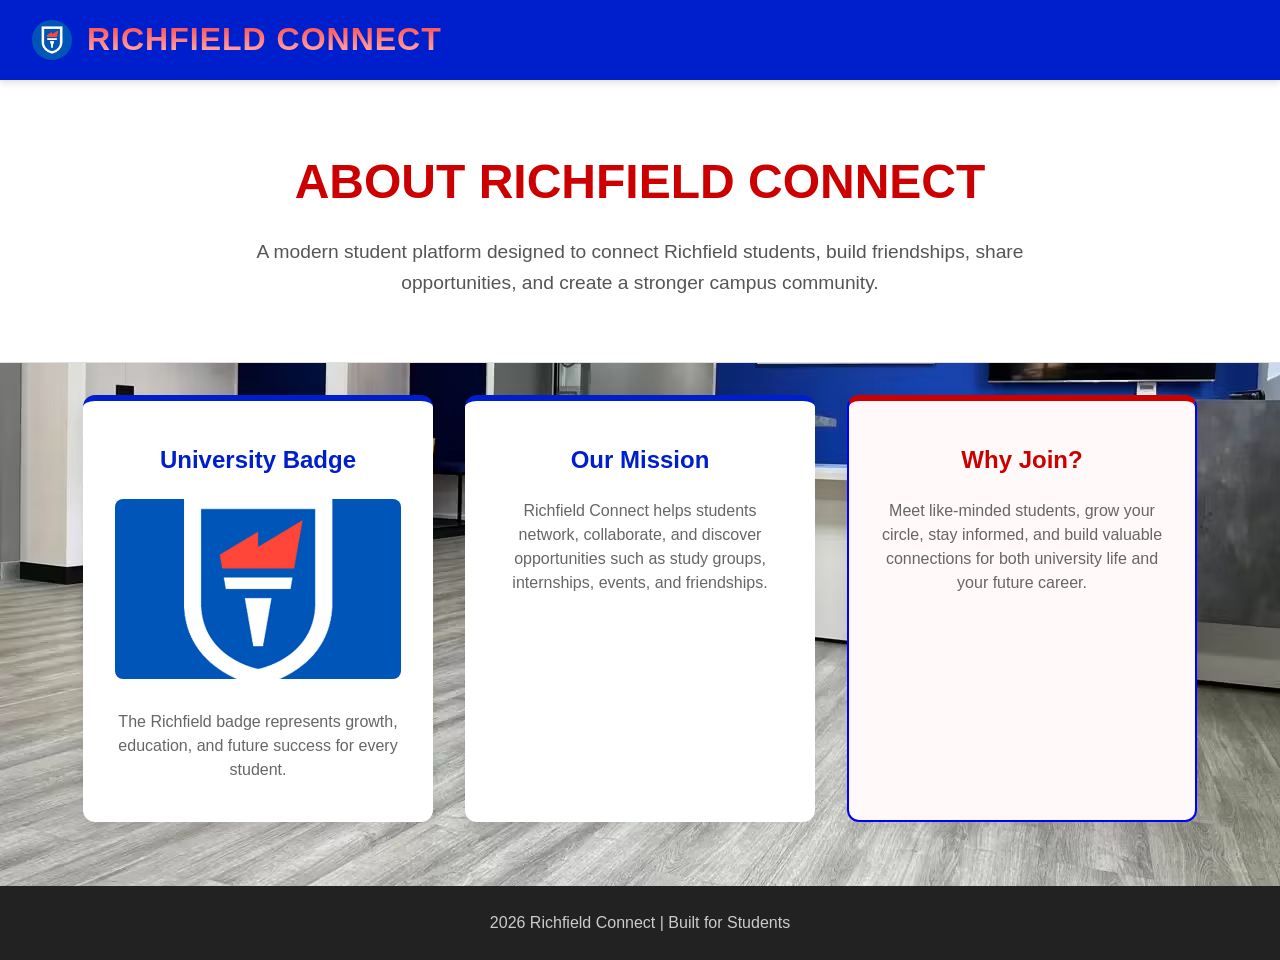
<file: html-scripts/About.html>
<!DOCTYPE html>
<html lang="en">
<head>
    <meta charset="UTF-8">
    <meta name="viewport" content="width=device-width, initial-scale=1.0">
    <title>About - Richfield Connect</title>
    <link rel="stylesheet" href="/style.css">
</head>

<body>

    <!-- Navbar -->
    <nav class="navbar">
        <div class="navbar__container">
            <h1 id="navbar__logo">
                <img src="/images/Image1.jpg" alt="school badge" id="school__badge">
                Richfield Connect
            </h1>
        </div>
    </nav>

    <!-- Hero Section -->
    <section class="about_hero">
        <h1>About Richfield Connect</h1>
        <p>
            A modern student platform designed to connect Richfield students,
            build friendships, share opportunities, and create a stronger campus community.
        </p>
    </section>

    <!-- About Cards -->
    <section class="about_container">

        <!-- Badge -->
        <div class="about_card">
            <h2>University Badge </h2>
            <img src="/images/Image1.jpg" alt="school badge" class="about_image">
            <p>
                The Richfield badge represents growth, education,
                and future success for every student.
            </p>
        </div>

        <!-- Mission -->
        <div class="about_card">
            <h2>Our Mission </h2>
            <p>
                Richfield Connect helps students network, collaborate,
                and discover opportunities such as study groups,
                internships, events, and friendships.
            </p>
        </div>

        <div class="about_card highlight">
            <h2>Why Join? </h2>
            <p>
                Meet like-minded students, grow your circle,
                stay informed, and build valuable connections
                for both university life and your future career.
            </p>
        </div>

    </section>

    <footer class="footer">
        <p> 2026 Richfield Connect | Built for Students</p>
    </footer>

</body>
</html>
</file>
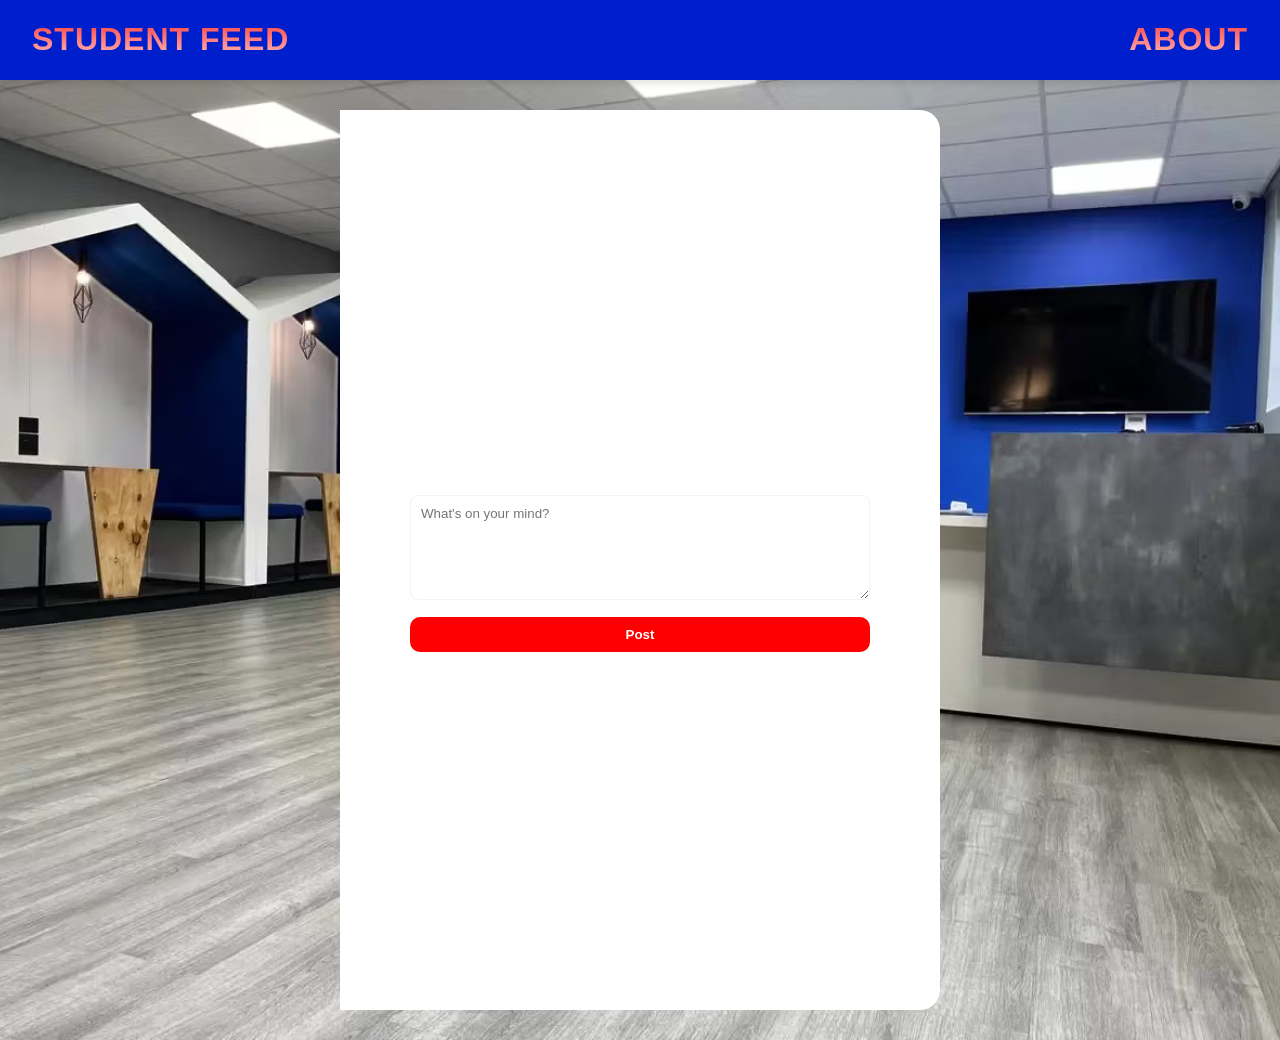
<file: html-scripts/feed.html>
<!DOCTYPE html>
<html lang="en">
<head>
    <meta charset="UTF-8">
    <meta name="viewport" content="width=device-width, initial-scale=1.0">
    <title>Student Feed</title>
    <link rel="stylesheet" href="/style.css">
</head>
<body>
    <nav class="navbar">
        <div class="navbar__container">
            <h1 id="navbar__logo">Student Feed</h1>
            <h1 id="navbar__logo"><a href="About.html">About</a></h1>
        </div>
    </nav>
    <div class="wrapper">
        <div class="post_box">
            <textarea id="postInput" placeholder="What's on your mind?"></textarea>
            <button id="postBtn">Post</button>
        </div>
        <div id="feed"></div>
    </div>
    <script src="javascripts/feed.js"></script>
</body>
</html>
</file>
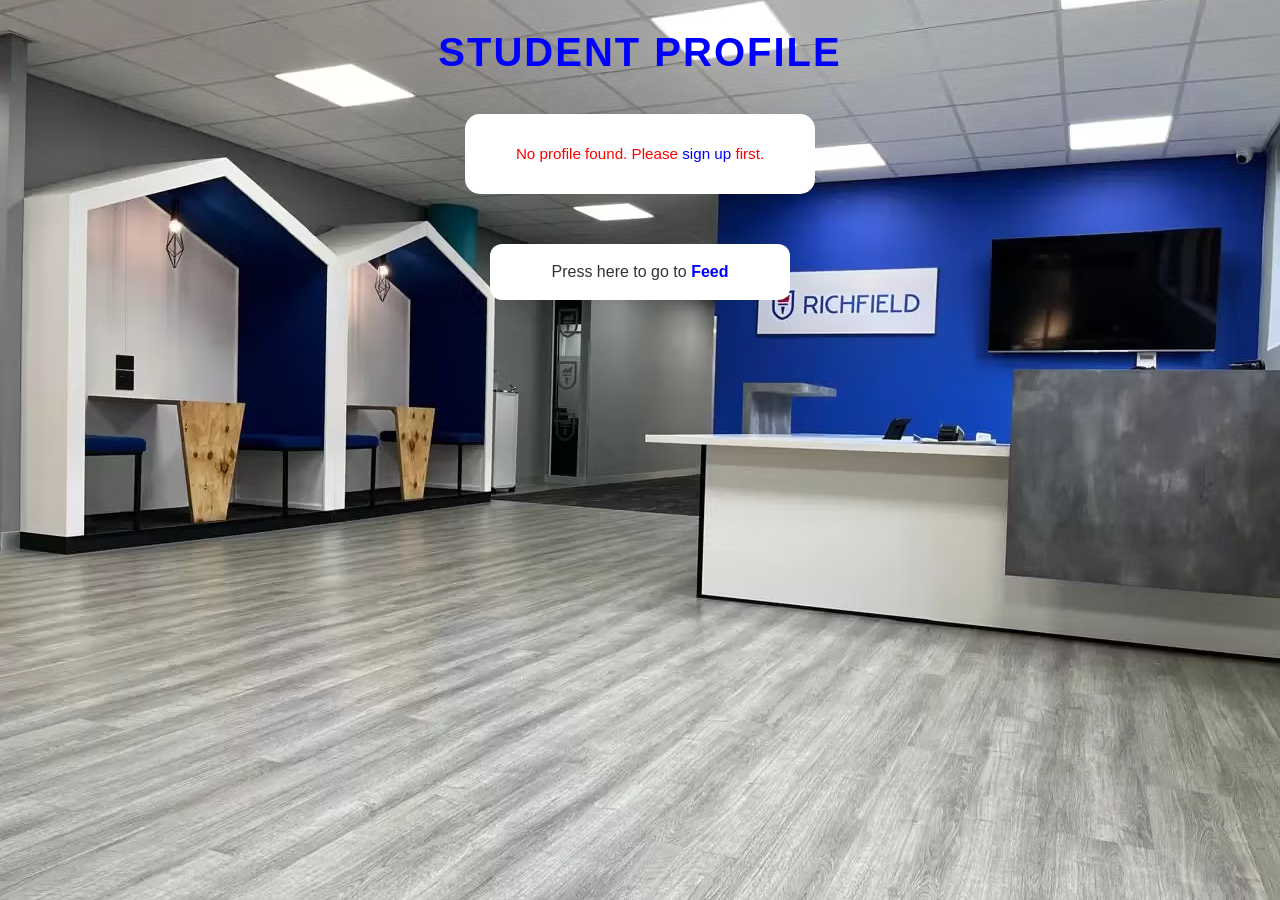
<file: html-scripts/profile.html>
<!DOCTYPE html>
<html lang="en">
    <head>
        <meta charset="UTF-8">
        <meta name="viewport" content="width=device-width", initial-scale="1.0">
        <title>Student Profile Setup</title>
        <link rel="stylesheet" href="/style.css">
    </head>
    <body>
        <h1 id="p_header">Student Profile</h1>

        <div id="profile_card">
            <h2 id="name"></h2>
            <p id="studentNumber"></p>
            <p id="email"></p>
            <p id="campus"></p>
            <p id="interests"></p>
            <p id="bio"></p>
        </div>
        <p id="words">Press here to go to <a href="feed.html"id="link_feed" >feed</a></p>
        <script src="javascripts/profile.js"></script>
    </body>
</html>
</file>
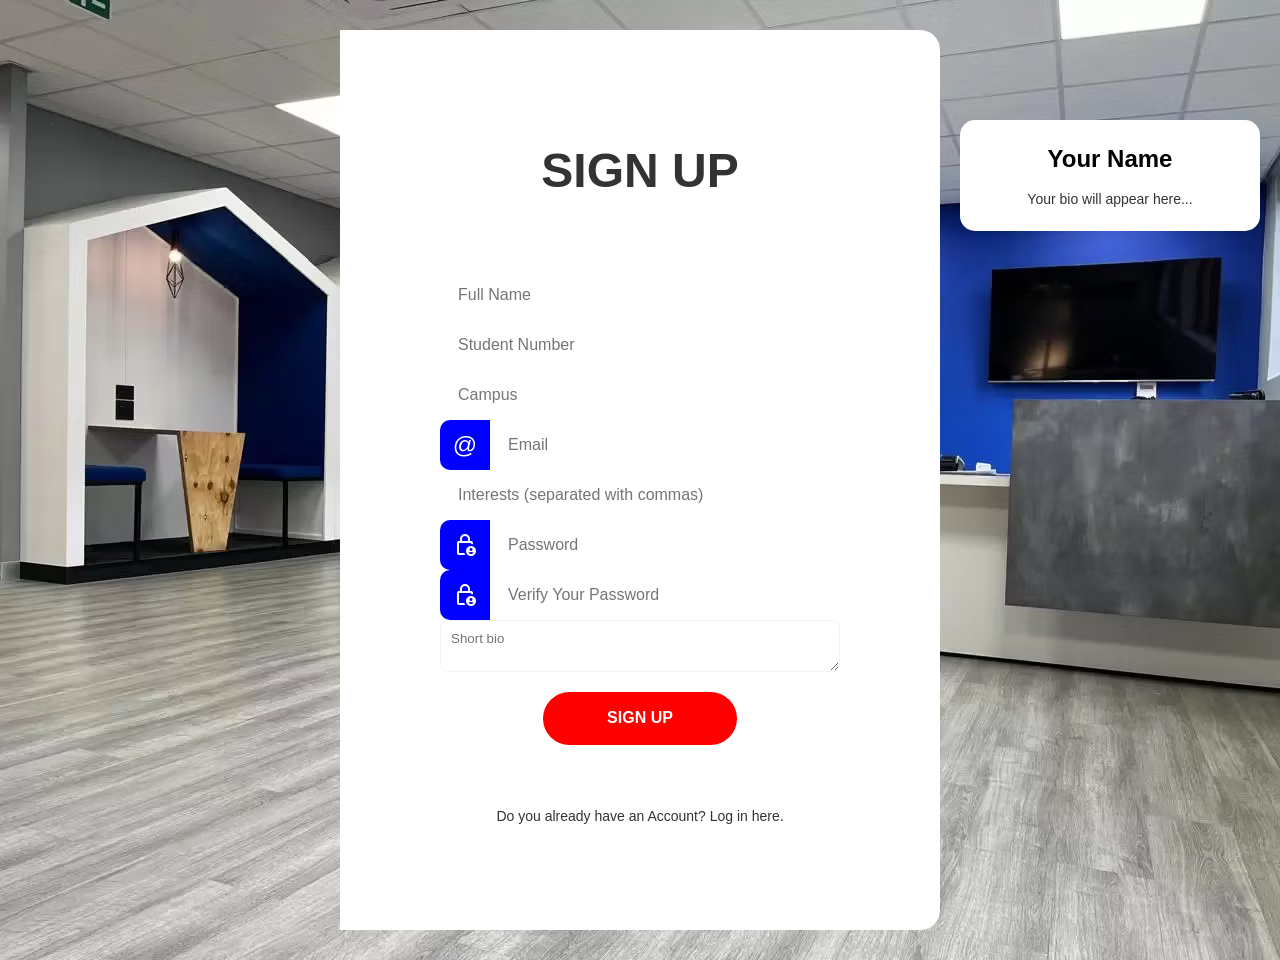
<file: html-scripts/sign_up.html>
<!DOCTYPE html>
<html lang="en">
<head>
    <meta charset="UTF-8">
    <meta name="viewport" content="width=device-width", initial-scale="1.0">
    <title>Sign Up</title>
    <script src="https://code.jquery.com/jquery-3.6.0.min.js"></script>
    <script src="javascripts/signup.js"  defer></script>
    <link rel="stylesheet" href="/style.css">
    <link rel="stylesheet" href="https://fonts.googleapis.com/css2?family=Material+Symbols+Outlined:opsz,wght,FILL,GRAD@24,400,0,0&icon_names=lock_person" />
</head>
<body>
    <div class="wrapper">
        <h1>Sign Up</h1>
        <p id="error-message"></p>
        <form id="form">
            <div>
                <input required type="text" name="firstname" id="firstname-input" placeholder="Full Name">
            </div>
            <div>
                <input required type="text" name="studentNumber" id="studentNumber" placeholder="Student Number">
            </div>
            <div>
                <input required type="text" name="campus" id="campus" placeholder="Campus">
            </div>
            <div>
                <label for="email-input">
                    <span>@</span>
                </label>
                <input required type="email" name="email" id="email-input" placeholder="Email">
            </div>
            <div>
                <input required type="text" name="interests" id="interests" placeholder="Interests (separated with commas)">
            </div>
            <div>
                <label for="password-input"><span class="material-symbols-outlined">
lock_person
</span></label>
                <input required type="password" name="password" id="password-input" placeholder="Password">
            </div>
            <div>
                <label for="repeat_password"><span class="material-symbols-outlined">
lock_person
</span></label>
                <input required type="password" name="repeat_password" id="repeat_password" placeholder="Verify Your Password">
            </div>
            <div>
                <textarea name="bio" id="bio" placeholder="Short bio"></textarea>
            </div>
                <p id="error-message"></p>
                <a href="/html-scripts/profile.html">
                <button type="submit">Sign Up</button>
            </a>
        </form>
        <aside id="asidePreview">
        <div id="profilePreview">
            <h2 id="previewName">Your Name</h2>
            <p id="previewBio">Your bio will appear here...</p>
            <div id="previewInterests"></div>
        </div>
        </aside>
        <p>Do you already have an Account? Log in here.</p>
    </div>
</body>
</html>
</file>
<file: style.css>
*{
    box-sizing: border-box;
    margin: 0;
    padding: 0;
    font-family: Arial, Helvetica, sans-serif;
}

.navbar {
    background: blue;
    height: 80px;
    display: flex;
    justify-content: center;
    align-items: center;
    font-size: 1.2rem;
    position: sticky;
    top: 0;
    z-index: 999;
}

.navbar__container {
    display: flex;
    justify-content: space-between;
    height: 80px;
    z-index: 1;
    width: 100%;
    max-width: 1300px;
    margin: 0 auto;
    padding: 0 50;
}

#navbar__logo {
    background-color: red;
    background-image: linear-gradient(to top, white 0%, red 100%);
    background-size: 100%;
    background-clip: text;
    -webkit-background-clip: text;
    -moz-background-clip: text;
    -webkit-text-fill-color: transparent;
    -moz-text-fill-color: transparent;
    display: flex;
    align-items: center;
    cursor: pointer;
    text-decoration: none;
    font-size: 2rem;
}

#school__badge {
    height: 50px;
    width: 50px;
    display: block;
    border-radius: 50px;
}

.navbar__menu {
    display: flex;
    align-items: center;
    list-style: none;
    text-align: center;
}

.navbar__item {
    height: 80px;
}

.navbar__links {
    color: red;
    display: flex;
    align-items: center;
    text-decoration: none;
    padding: 0 1rem;
    height: 100%;
}

.navbar__btn {
    display: flex;
    justify-content: center;
    align-items: center;
    padding: 25px;
    width: 100%;
}

.button {
    display: flex;
    justify-content: center;
    align-items: center;
    text-decoration: none;
    padding: 10px 20px;
    height: 100%;
    width: 100%;
    border: none;
    outline: none;
    border-radius: 4px;
    background: white;
    color: red;
}

.button:hover {
    background: blue;
    transition: all 0.3s ease;
}

.navbar__links:hover {
    color: red;
    transition: all 0.3s ease;
}

@media screen and (max-width: 960px) {
    .navbar__container {
        display: flex;
        justify-content: space-between;
        height: 80px;
        z-index: 1;
        width: 100%;
        max-width: 1300px;
        padding: 0;
    }

    .navbar__menu {
        display: grid;
        grid-template-columns: auto;
        margin: 0;
        width: 100%;
        position: absolute;
        top: -1000px;
        opacity: 1;
        transition: all 0.5s ease;
        height: 50vh;
        z-index: -1;
    }

    .navbar__menu.active {
        background: blue;
        top: 100%;
        opacity: 1;
        transition: all 0.5 ease-in;
        z-index: 99;
        height: 50vh;
        font-size: 1.6rem;
    }

    #navbar__logo {
        padding-left: 25px;
    }

    .navbar__toggle .bar {
        width: 25px;
        height: 3px;
        margin: 5px auto;
        transition: all 0.3s ease-in-out;
        background: red;
    }

    .navbar__item {
        width: 100%;
    }

    .navbar__links {
        text-align: center;
        padding: 2rem;
        width: 100%;
        display: table;
    }

    #mobile-menu {
        position: absolute;
        top: 20%;
        right: 5%;
        transform: translate(5%, 20%);
    }

    .navbar__btn {
        padding-bottom: 2rem;
    }

    .button {
        display: flex;
        justify-content: center;
        align-items: center;
        width: 80%;
        height: 50px;
    }

    .navbar__toggle .bar {
        display: block;
        cursor: pointer;
    }

    #mobile-menu.is-active .bar:nth-child(2) {
        opacity: 0;
    }

    #mobile-menu.is-active .bar:nth-child(1) {
        transform: translate(8px) rotate(45deg);
    }

    #mobile-menu.is-active .bar:nth-child(3) {
        transform: translate(-8px) rotate(-45deg);
    }
}

:root {
    --accent-color: Blue;
    --base-color:white;
    --text-color: red;
    --input-color: white;
}

* {
    margin: 0;
    padding: 0;
}

html {
    font-family: Arial, Helvetica, sans-serif;
    font-size: 12pt;
    color: var(--text-color);
    text-align: center;
    
}

body {
    min-height: 100vh;
    background-image: url(/images/image.png);
    background-size: cover;
    background-position: right;
    
}

.wrapper {
    background-color: var(--base-color);
    height: 100vh;
    width: max(40%, 600px);
    padding: 10px;
    border-radius: 0 20px 20px 0;
    display: flex;
    flex-direction: column;
    align-items: center;
    justify-content: center;
    ;
}

h1 {
    font-size: 3rem;
    font-weight: 900;
    text-transform: uppercase;
}

form {
    width: min(400px, 100%);
    margin-top: 50px;
    margin-bottom: 50px;
    display: flexbox;
    flex-direction: column;
    align-items: center;
    gap: 10px;
    overflow-y: scroll;
}

form > div {
    width: 100%;
    display: flex;
    justify-content: center;
    align-items: center;
}

form label {
    flex-shrink: 0;
    height: 50px;
    width: 50px;
    background-color: var(--accent-color);
    fill:var(--base-color);
    color: var(--base-color);
    border-radius: 10px 0 0 10px;
    display: flex;
    justify-content: center;
    align-items: center;
    font-size: 1.5rem;
    font-weight: 500;
}

form input {
    box-sizing: border-box;
    flex-grow: 1;
    min-width: 0;
    height: 50px;
    padding: 1em;
    border-radius: 0 10px 10px 0;
    border: none;
    border: 2px solid var(--input-color);
    background-color: var(--input-color);
    transition: 150ms ease;
    font: inherit;
}

form input:hover {
    border: 2px solid var(--accent-color);
}

form input:focus {
    outline: none;
    border-color: var(--text-color);
}

div:has(input:focus) > label{
    background-color: var(--text-color);
    opacity: 1;
}

form .bio {
    margin-bottom: 100px 100px;
}

form button {
    margin-top: 10px;
    border: none;
    border-radius: 1100px;
    padding: .85em 4em;
    background-color: var(--text-color);
    color: var(--base-color);
    font: inherit;
    font-weight: 600;
    text-transform: uppercase;
    cursor: pointer;
}

form button:hover {
    background-color: var(--accent-color);
}

form button:focus {
    outline: none;
    background-color: var(--text-color);
}

a {
    text-decoration: none;
    color: var(--accent-color);
}

a:hover {
    text-decoration: underline;
}

@media (max-width: 1100px)
{
    .wrapper{
    width: min(600px, 100%);
    border-radius: 0;
}
}

form div.incorrect label{
   background-color: red; 
}

form div.incorrect input {
    border-color: black;
}

body {
    font-family: Arial;
    background-color: #f0f4f8;
}

#profile_card {
    background-color: var(--base-color);
    margin: 30px auto;
    width: 350px;
    padding: 20px;
    border-radius: 15px;
    box-shadow: 0 8px 20px rgba(red, green, blue, alpha);
    text-align: center;
    transition: transform 0.3s ease;

}

#profile_card:hover {
    transform: translateY(-5px);
}

#profile_card p {
    margin: 8px 0;
    font-size: 0.95rem;
    color: var(--text-color);
}


h1 {
    text-align: center;
}

.bio {
    padding: 100%;
}

* {
    margin: 0;
    padding: 0;
    box-sizing: border-box;
}

textarea {
    width: 100%;
    border: 1px solid #f0f4f8;
    border-radius: 8px;
    padding: 10px;
    height: 100%;
}

.incorrect input,
.incorrect textarea {
    border: 1px solid red;
}

.wrapper p {
    text-align: center;
    margin-top: 10px;
    font-size: 14px;
}

.a {
    text-decoration: none;
    text-emphasis: red;
    color: white;
}

.p {
    background-attachment: fixed;
    background-color: var(--base-color);
}

#link_feed {
    text-transform: capitalize;
    cursor: pointer;
}

#words {
    background-color: white;
    padding: 20px;
    margin: 40px auto;
    width: 300px;
    border-radius: 10px;
}

#link_feed:hover {
    border-radius: 15px;
    border: 20px;
}

#name {
    font-size: 1.6rem;
    font-weight: bold;
    color: var(--accent-color);
    margin: 10px;
}

#name::after {
    position: absolute;
    content: "";
    left: 50%;
    bottom: 0;
    transform: translateX(-50%);
    height: 2px;
    width: 5rem;
    background-color: var(--input-color);
}

#p_header {
    margin-top: 20px;
    font-size: 2.5rem;
    color: var(--accent-color);
    text-transform: uppercase;
    letter-spacing: 2px;
}

#words {
    background-color: var(--base-color);
    padding: 15px;
    margin-top: 20px;
    width: 300px;
    border-radius: 12px;
    box-shadow: 0 5px 15px rgba(red, green, blue, alpha);
}

#link_feed {
    color: var(--accent-color);
    font-weight: bold;
    transition: 0.3s;
}

#link_feed:hover {
    color: var(--text-color);
    text-decoration: underline;
}

.post_box {
    width: 100%;
    max-width: 500px;
    background-color: var(--base-color);
    padding: 20px;
    border-radius: 15px;
    margin-bottom: 20px;
}

.post_box textarea:focus {
    outline: none;
    border-color: var(--accent-color);
}

#postBtn {
    margin-top: 10px;
    width: 100%;
    padding: 10px;
    border: none;
    border-radius: 10px;
    background-color: var(--text-color);
    color: var(--base-color);
    font-weight: bold;
    cursor: pointer;
    transition: 0.3s;
}

#postBTn:hover {
    background-color: var(--accent-color);
}

#feed {
    width: 100%;
    max-width: 500px;
}

.post {
    background-color: var(--base-color);
    padding: 15px;
    border-radius: 12px;
    margin-bottom: 15px;
    box-shadow: 0 4px 10px rgba(red, green, blue, alpha);
    text-align: left;
    color: var(--text-color);
}

.post strong {
    font-size: 1rem;
    color: var(--accent-color);
}

.post p {
    margin: 6px 0;
    font-size: 0.95rem;
}

.post p:last-of-type {
    font-size: 0.8rem;
    color: gray;
}

.post button {
    margin-top: 8px;
    margin-right: 5px;
    padding: 6px 12px;
    border: none;
    border-radius: 20px;
    font-size: 0.8rem;
    cursor: pointer;
    transition: o.3s;
}

.post button:first-of-type {
    background-color: var(--accent-color);
    color: white;
}

.post button:last-of-type {
    background-color: var(--text-color);
    color: white;
}

.post button:hover {
    opacity: 0.8;
}

.post_box {
    margin-bottom: 25px;
}

.wrapper {
    width: 100%;
    max-width: 600px;
    margin: 30px auto;
    display: flex;
    flex-direction: column;
    align-items: center;
}

#profilePreview {
    background-color: var(--base-color);
    padding: 20px;
    margin-top: 20px;
    border-radius: 15px;
    width: 100%;
    max-width: 400px;
    box-shadow: 0 5px 15px rgba(red, green, blue, alpha);
}

#previewName {
    color: black;
    margin-bottom: 10px;
}

.tag {
    display: inline-block;
    background-color: gray;
    color: white;
    padding: 5px 10px;
    margin: 3px;
    border-radius: 20px;
    font-size: 0.8rem;
}

#asidePreview {
    position: fixed;
    right: 20px;
    top: 100px;
    width: 300px;
}

.about_container {
    max-width: 1000px;
    margin: 40px auto;
    padding: 20px;

    display: grid;
    grid-template-columns: repeat(auto-fit, minmax(250px, 1fr));
    gap: 20px;
}


.about_card {
    background-color: var(--base-color);
    padding: 20px;
    border-radius: 15px;
    box-shadow: 0 5px 15px rgba(0,0,0,0.1);
    transition: 0.3s;
    text-align: left;
}

.about_card:hover {
    transform: translateY(-5px);
}


.about_card h2 {
    color: var(--accent-color);
    margin-bottom: 10px;
}


.about_card p {
    font-size: 0.95rem;
    color: var(--text-color);
    line-height: 1.5;
}


.about_card ul {
    padding-left: 20px;
    color: var(--text-color);
}

.about_card ul li {
    margin-bottom: 8px;
}

.highlight {
    border: 2px solid var(--accent-color);
    text-align: center;
}

#about_logo {
    padding: 20px;
}

/* --- Base Reset & Typography --- */
* {
    margin: 0;
    padding: 0;
    box-sizing: border-box;
    font-family: 'Segoe UI', Tahoma, Geneva, Verdana, sans-serif;
}

body {
    /* Adding a light gray background so the white cards pop */
    background-color: #f4f6f9; 
    color: #333;
    line-height: 1.6;
    display: flex;
    flex-direction: column;
    min-height: 100vh;
}

/* --- Navbar --- */
.navbar {
    background-color: #001fcc; /* Richfield Blue */
    padding: 1rem 2rem;
    box-shadow: 0 4px 6px rgba(0, 0, 0, 0.1);
    position: sticky;
    top: 0;
    z-index: 100;
}

.navbar__container h1 {
    display: flex;
    align-items: center;
    font-size: 1.8rem;
    color: #ff9900; /* Matching the orange from your screenshot */
    text-transform: uppercase;
    letter-spacing: 1px;
}

#school__badge {
    height: 40px;
    width: 40px;
    border-radius: 50%;
    margin-right: 15px;
    object-fit: cover;
    background-color: white;
}

/* --- Hero Section --- */
.about_hero {
    text-align: center;
    padding: 4rem 2rem;
    background-color: white;
    margin-bottom: 2rem;
    border-bottom: 1px solid #e0e0e0;
}

.about_hero h1 {
    font-size: 3rem;
    color: #cc0000; /* Deep red for the main heading */
    margin-bottom: 1rem;
    text-transform: uppercase;
}

.about_hero p {
    max-width: 800px;
    margin: 0 auto;
    color: #555;
    font-size: 1.2rem;
}

/* --- About Cards Container --- */
.about_container {
    display: flex;
    justify-content: center;
    align-items: stretch;
    gap: 2rem;
    flex-wrap: wrap; /* Allows wrapping on smaller screens */
    padding: 0 2rem 4rem 2rem;
    max-width: 1200px;
    margin: 0 auto;
    flex: 1;
}

/* --- Individual Cards --- */
.about_card {
    background-color: white;
    border-radius: 12px;
    box-shadow: 0 10px 20px rgba(0, 0, 0, 0.08);
    padding: 2.5rem 2rem;
    flex: 1 1 300px; /* Grow, shrink, base width of 300px */
    max-width: 350px;
    text-align: center;
    border-top: 6px solid #001fcc; /* Blue accent line on top */
    transition: transform 0.3s ease, box-shadow 0.3s ease;
}

.about_card:hover {
    transform: translateY(-8px);
    box-shadow: 0 15px 25px rgba(0, 0, 0, 0.15);
}

.about_card h2 {
    color: #001fcc;
    margin-bottom: 1.2rem;
    font-size: 1.5rem;
}

.about_card p {
    color: #666;
    font-size: 1rem;
}


.about_image {
    width: 100%;
    height: 180px; 
    object-fit: cover; /* Ensures the image doesn't stretch weirdly */
    border-radius: 8px;
    margin-bottom: 1.5rem;
    background-color: #eaeaea; /* Placeholder color if image fails to load */
}


.about_card.highlight {
    border-top: 6px solid #cc0000; /* Red accent for the special card */
    background-color: #fff9f9; /* Very faint red tint */
}

.about_card.highlight h2 {
    color: #cc0000;
}


.footer {
    text-align: center;
    padding: 1.5rem;
    background-color: #222;
    color: #ccc;
    margin-top: auto;
}
</file>
